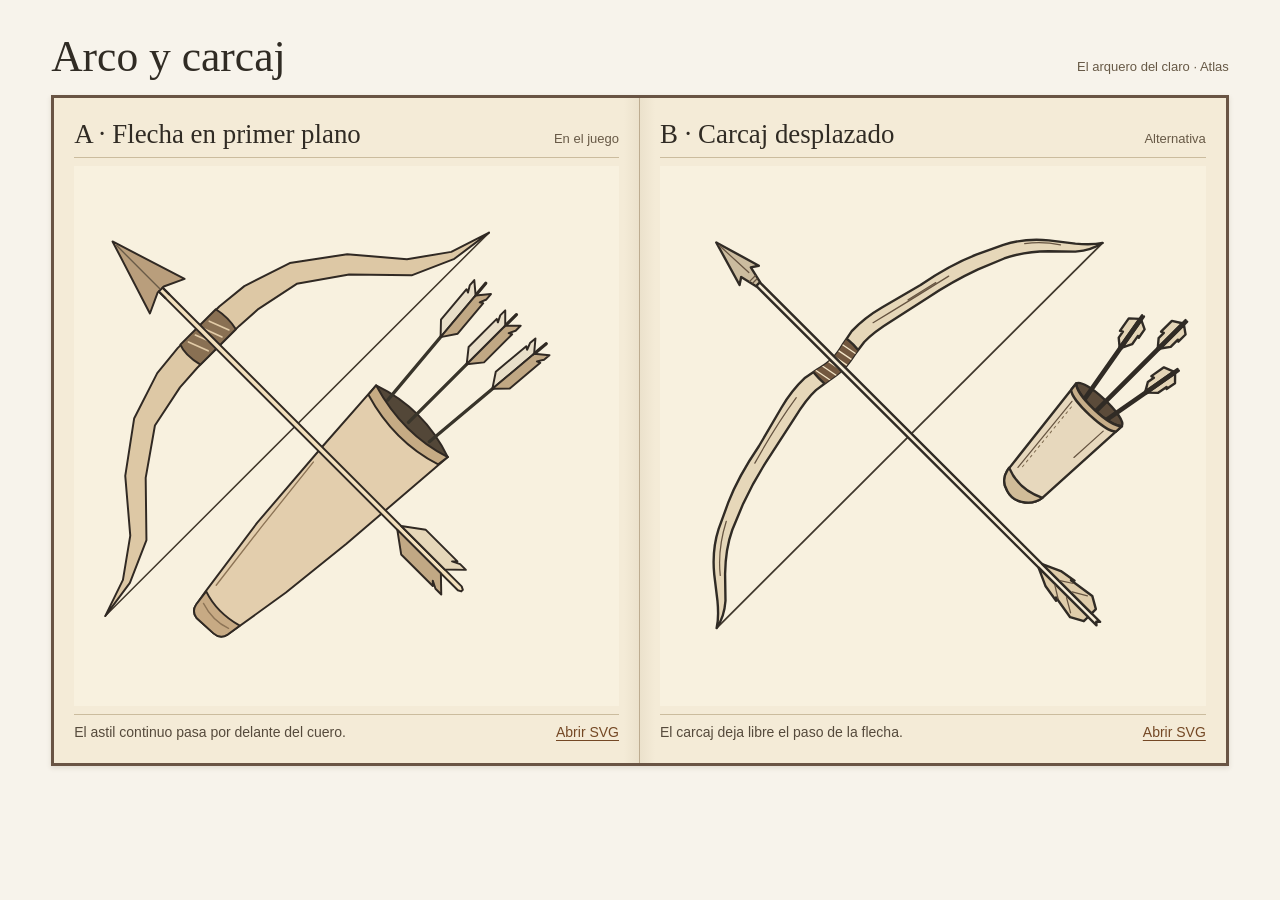
<file: docs/atlas-arte/index.html>
<!doctype html>
<html lang="es">
<head>
  <meta charset="utf-8"><meta name="viewport" content="width=device-width,initial-scale=1">
  <title>Arco y carcaj · Estudios del Atlas</title>
  <style>
    :root{color-scheme:light;color:#302b24;background:#f7f3eb;font:16px/1.4 "Segoe UI",sans-serif}
    *{box-sizing:border-box}body{margin:0}main{max-width:1370px;margin:auto;padding:clamp(14px,2.5vw,32px) clamp(16px,4vw,56px)}
    header{display:flex;align-items:baseline;justify-content:space-between;gap:12px;margin-bottom:14px}
    h1,h2{font-family:Constantia,Georgia,serif;font-weight:400;margin:0}h1{font-size:clamp(28px,3.4vw,45px);line-height:1.12}
    h2{font-size:clamp(20px,2.1vw,29px);line-height:1.2}header span,.state{font-size:13px;color:#675946}
    .spread{display:grid;grid-template-columns:repeat(2,minmax(0,1fr));border:3px solid #695444;background:#f4ebd7;box-shadow:0 2px 5px #44382021}
    article{min-width:0;padding:clamp(10px,1.6vw,20px);display:flex;flex-direction:column}
    article:first-child{border-right:1px solid #bdac90;background:linear-gradient(to left,#b9aa8b26,transparent 15px)}
    article:last-child{background:linear-gradient(to right,#b9aa8b26,transparent 15px)}
    .top,.bottom{display:flex;justify-content:space-between;align-items:baseline;gap:10px}
    .top{padding-bottom:7px;border-bottom:1px solid #cbbc9e}.state{white-space:nowrap}
    .art{background:#f8f1df;height:clamp(240px,calc(100vh - 268px),540px);display:block;margin:8px 0}
    img{width:100%;height:100%;object-fit:contain;display:block}
    .bottom{padding-top:8px;border-top:1px solid #cbbc9e}.bottom p{margin:0;font-size:14px;color:#554a3c}.bottom a{white-space:nowrap;font-size:14px}
    a{color:#744825;text-underline-offset:3px}a:focus-visible{outline:2px solid #a66429;outline-offset:2px}
    @media(max-width:730px){.spread{grid-template-columns:1fr}article:first-child{border:0;border-bottom:1px solid #bdac90}
      .art{height:auto;aspect-ratio:1.3}.top,.bottom{flex-wrap:wrap}header span{display:none}}
  </style>
</head>
<body><main>
  <header><h1>Arco y carcaj</h1><span>El arquero del claro · Atlas</span></header>
  <div class="spread">
    <article><div class="top"><h2>A · Flecha en primer plano</h2><span class="state">En el juego</span></div>
      <a class="art" href="estudio-a.svg" aria-label="Ampliar el estudio A"><img src="estudio-a.svg" alt="La flecha principal pasa por delante de un carcaj ancho y tres flechas emplumadas."></a>
      <div class="bottom"><p>El astil continuo pasa por delante del cuero.</p><a href="estudio-a.svg">Abrir SVG</a></div>
    </article>
    <article><div class="top"><h2>B · Carcaj desplazado</h2><span class="state">Alternativa</span></div>
      <a class="art" href="estudio-b.svg" aria-label="Ampliar el estudio B"><img src="estudio-b.svg" alt="El carcaj estrecho queda a la derecha, a un lado de la flecha principal."></a>
      <div class="bottom"><p>El carcaj deja libre el paso de la flecha.</p><a href="estudio-b.svg">Abrir SVG</a></div>
    </article>
  </div>
</main></body></html>
</file>
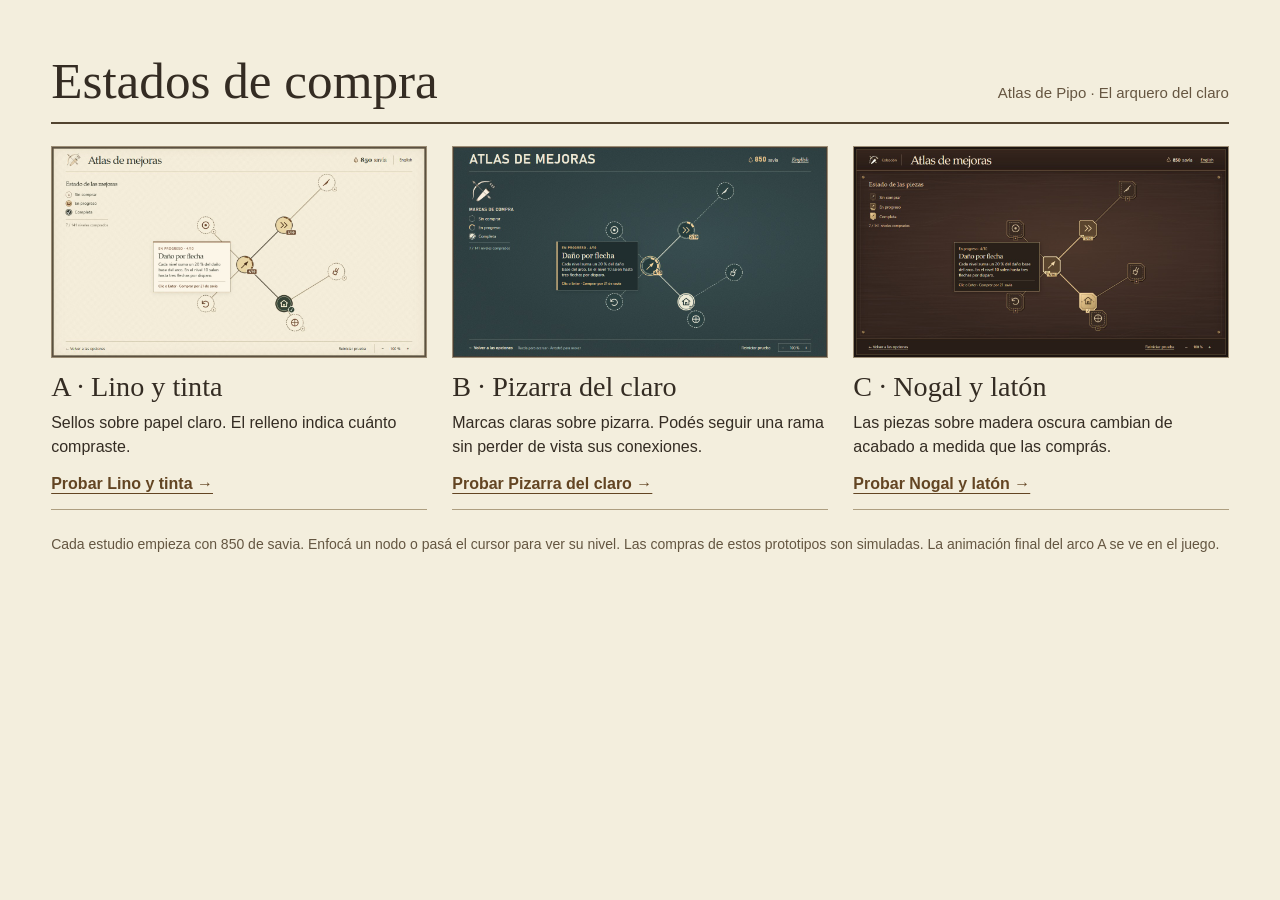
<file: docs/atlas-estados/index.html>
<!doctype html>
<html lang="es">
<head>
  <meta charset="utf-8">
  <meta name="viewport" content="width=device-width, initial-scale=1">
  <title>Estados de compra · Atlas de Pipo</title>
  <style>
    :root{color-scheme:light;background:#f3eedd;color:#342c23;font:16px/1.45 "Segoe UI",sans-serif}
    *{box-sizing:border-box}body{margin:0}main{max-width:1480px;margin:auto;padding:clamp(20px,4vw,64px)}
    header{display:flex;align-items:baseline;justify-content:space-between;border-bottom:2px solid #51432f;margin-bottom:22px;padding-bottom:10px;gap:16px}
    h1,h2{font-family:"Palatino Linotype",Georgia,serif;font-weight:500;margin:0}h1{font-size:clamp(30px,4vw,52px);line-height:1.18}
    header p{margin:0;font-size:15px;color:#665641}.studies{display:grid;grid-template-columns:repeat(3,minmax(0,1fr));gap:clamp(12px,2vw,30px)}
    article{min-width:0;display:flex;flex-direction:column;border-bottom:1px solid #ad9e80;padding-bottom:14px}
    .image{display:block;background:#dcd3bf;border:1px solid #9b8d75}.image img{width:100%;display:block;aspect-ratio:16/9;object-fit:cover}
    h2{font-size:clamp(21px,2.2vw,32px);margin:12px 0 4px;line-height:1.2}p{margin:4px 0 14px}a{color:#634523;text-underline-offset:4px}a:focus-visible{outline:3px solid #8a5226;outline-offset:3px}
    .open{font-weight:650;align-self:start;margin-top:auto}.note{margin-top:24px;font-size:14px;color:#645641}
    @media(max-width:780px){header{display:block}header p{margin-top:8px}.studies{grid-template-columns:1fr}article{display:grid;grid-template-columns:minmax(130px,40%) 1fr;column-gap:16px}.image{grid-row:span 3}h2{margin-top:0}}
    @media(max-width:460px){article{display:flex}}
  </style>
</head>
<body><main>
  <header><h1>Estados de compra</h1><p>Atlas de Pipo · El arquero del claro</p></header>
  <div class="studies">
    <article><a class="image" href="lino/index.html"><img src="lino/preview.jpg" alt="Vista del árbol sobre lino claro"></a>
      <h2>A · Lino y tinta</h2><p>Sellos sobre papel claro. El relleno indica cuánto compraste.</p>
      <a class="open" href="lino/index.html">Probar Lino y tinta →</a></article>
    <article><a class="image" href="pizarra/index.html"><img src="pizarra/preview.jpg" alt="Vista del árbol sobre pizarra oscura"></a>
      <h2>B · Pizarra del claro</h2><p>Marcas claras sobre pizarra. Podés seguir una rama sin perder de vista sus conexiones.</p>
      <a class="open" href="pizarra/index.html">Probar Pizarra del claro →</a></article>
    <article><a class="image" href="nogal/index.html"><img src="nogal/preview.jpg" alt="Vista del árbol sobre madera de nogal"></a>
      <h2>C · Nogal y latón</h2><p>Las piezas sobre madera oscura cambian de acabado a medida que las comprás.</p>
      <a class="open" href="nogal/index.html">Probar Nogal y latón →</a></article>
  </div>
  <p class="note">Cada estudio empieza con 850 de savia. Enfocá un nodo o pasá el cursor para ver su nivel. Las compras de estos prototipos son simuladas. La animación final del arco A se ve en el juego.</p>
</main></body></html>
</file>
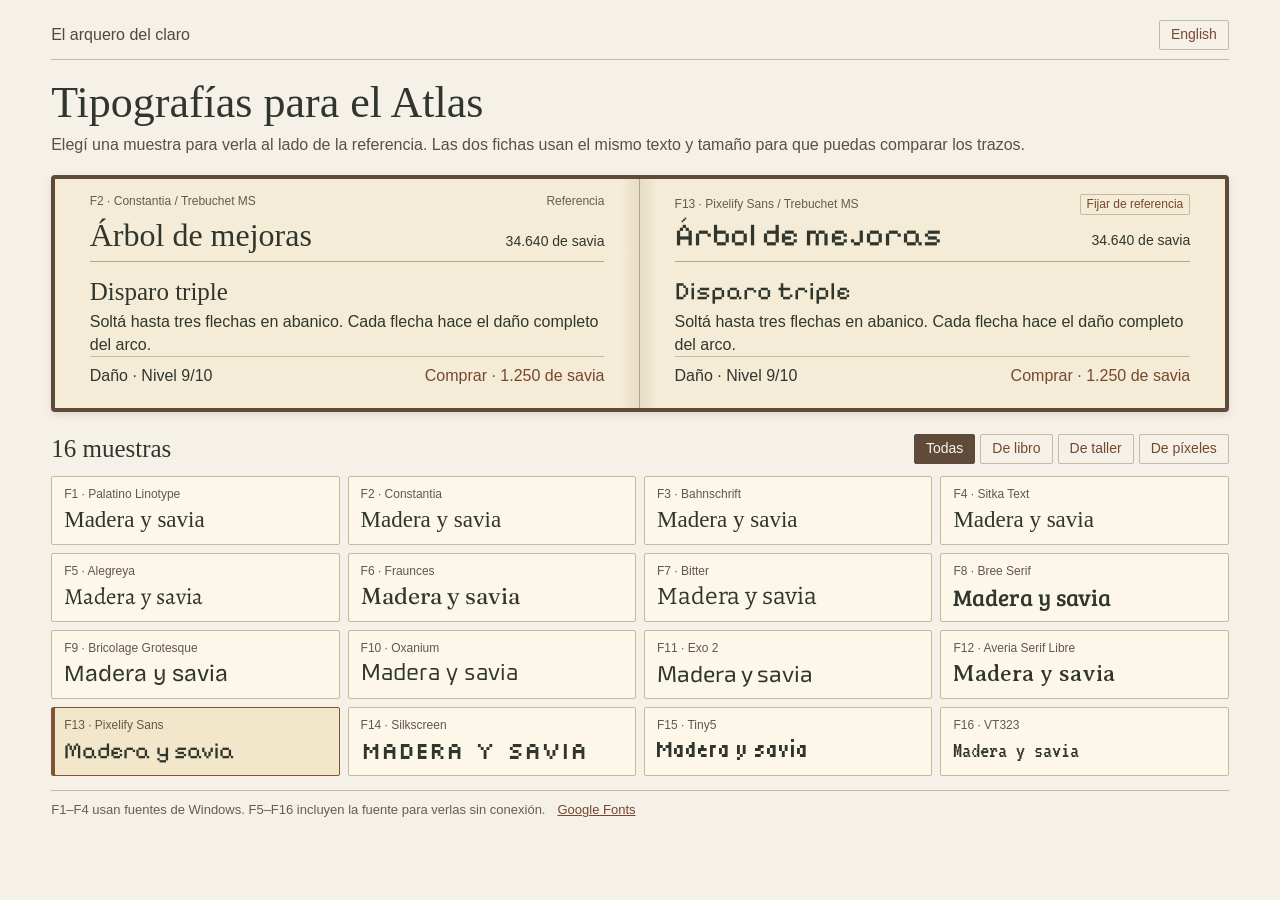
<file: docs/atlas-tipografias/index.html>
<!doctype html>
<html lang="es">
<head>
  <meta charset="utf-8"><meta name="viewport" content="width=device-width,initial-scale=1">
  <title>Tipografías para el Atlas · El arquero del claro</title>
  <link rel="stylesheet" href="fuentes.css"><link rel="stylesheet" href="estudio.css">
  <script defer src="estudio.js"></script>
</head>
<body><main>
  <header><span>El arquero del claro</span><button id="language" type="button" lang="en">English</button></header>
  <h1 id="title">Tipografías para el Atlas</h1>
  <p id="help">Elegí una muestra para verla junto a Constantia. Podés fijar otra referencia y comparar las dos a tamaño de juego.</p>
  <section class="spread" aria-label="Comparación"><article id="reference"></article><article id="chosen"></article></section>
  <div class="toolbar"><h2 id="catalog">16 muestras</h2><nav id="filters" aria-label="Filtrar muestras"></nav></div>
  <div id="samples"></div>
  <footer><span id="note"></span> <a id="source" href="https://github.com/google/fonts">Google Fonts</a></footer>
</main></body></html>
</file>
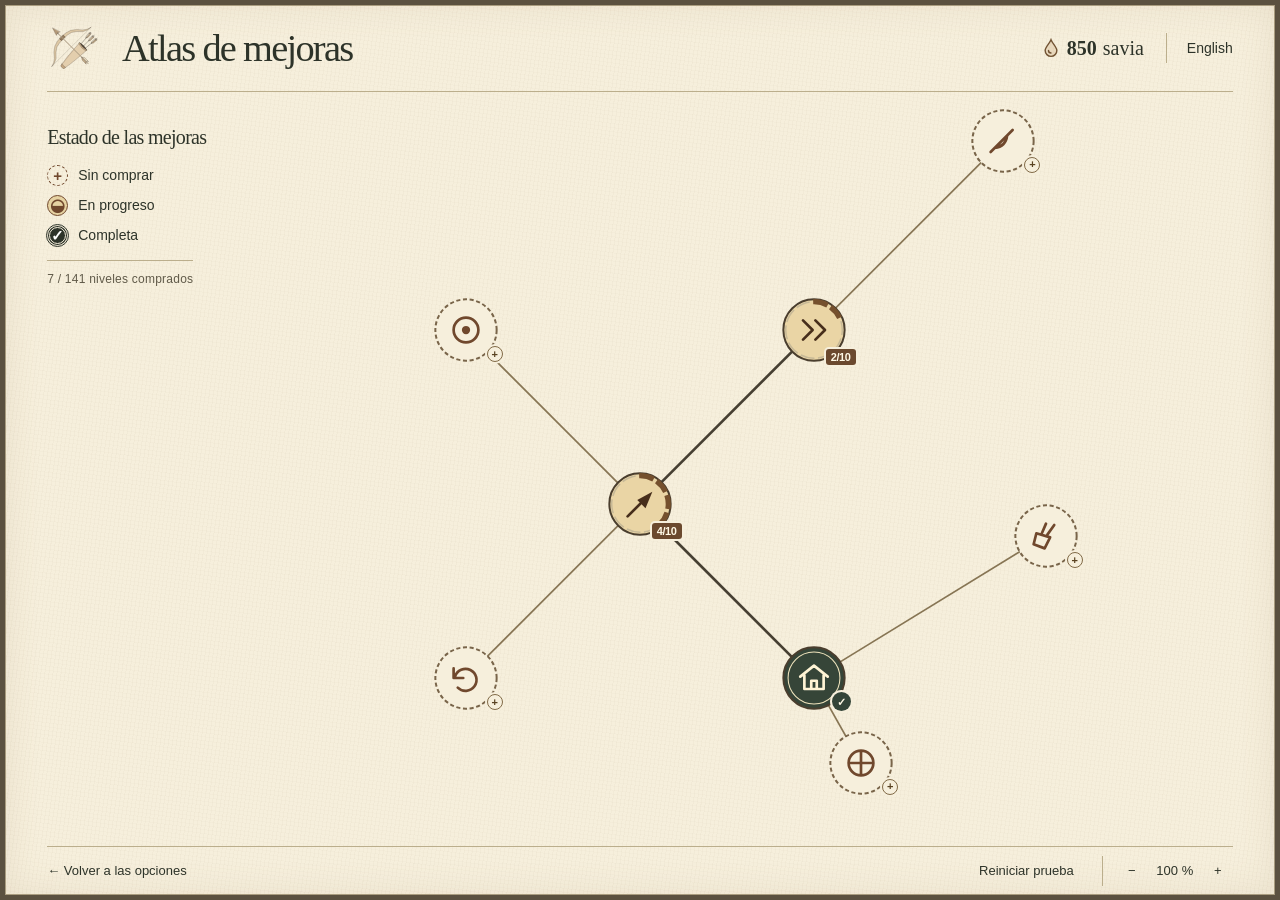
<file: docs/atlas-estados/lino/index.html>
<!doctype html>
<html lang="es">
<head>
  <meta charset="utf-8">
  <meta name="viewport" content="width=device-width,initial-scale=1">
  <title>Atlas de mejoras · Lino y tinta</title>
  <link rel="stylesheet" href="lino.css">
</head>
<body>
  <main>
    <header>
      <div class="identity">
        <img src="../../../assets/atlas_arco.svg" alt="">
        <h1 data-es="Atlas de mejoras" data-en="Upgrade atlas">Atlas de mejoras</h1>
      </div>
      <div class="balance"><svg viewBox="0 0 24 24" aria-hidden="true"><path d="M12 2C10 7 5 11 5 15a7 7 0 0 0 14 0c0-4-5-8-7-13Z"/><path d="M9 15q0 3 3 3"/></svg><span id="wallet" aria-live="polite">850</span> <span data-es="savia" data-en="sap">savia</span></div>
      <button id="lang" type="button">English</button>
    </header>
    <section class="paper" aria-label="Atlas">
      <div class="legend">
        <div class="legendTitle" data-es="Estado de las mejoras" data-en="Upgrade status">Estado de las mejoras</div>
        <ul>
          <li><i class="key virgin">+</i><span data-es="Sin comprar" data-en="Unpurchased">Sin comprar</span></li>
          <li><i class="key progress">◒</i><span data-es="En progreso" data-en="In progress">En progreso</span></li>
          <li><i class="key full">✓</i><span data-es="Completa" data-en="Complete">Completa</span></li>
        </ul>
        <p id="rankTotal"></p>
      </div>
      <div id="map" aria-label="Mapa de mejoras">
        <svg id="edges" aria-hidden="true"></svg>
        <div id="nodes"></div>
      </div>
      <div id="note" role="tooltip" hidden><div id="noteStatus"></div><h2 id="noteName"></h2><p id="noteBody"></p><div id="noteBuy"></div></div>
    </section>
    <footer>
      <a href="../index.html" data-es="← Volver a las opciones" data-en="← Back to studies">← Volver a las opciones</a>
      <div class="footRight"><button id="reset" data-es="Reiniciar prueba" data-en="Reset study">Reiniciar prueba</button>
      <div class="zoom"><button id="less" aria-label="Alejar">−</button><button id="homeZoom" aria-label="Centrar mapa">100 %</button><button id="more" aria-label="Acercar">+</button></div></div>
    </footer>
  </main>
  <script src="data.js"></script><script src="lino.js"></script>
</body>
</html>
</file>
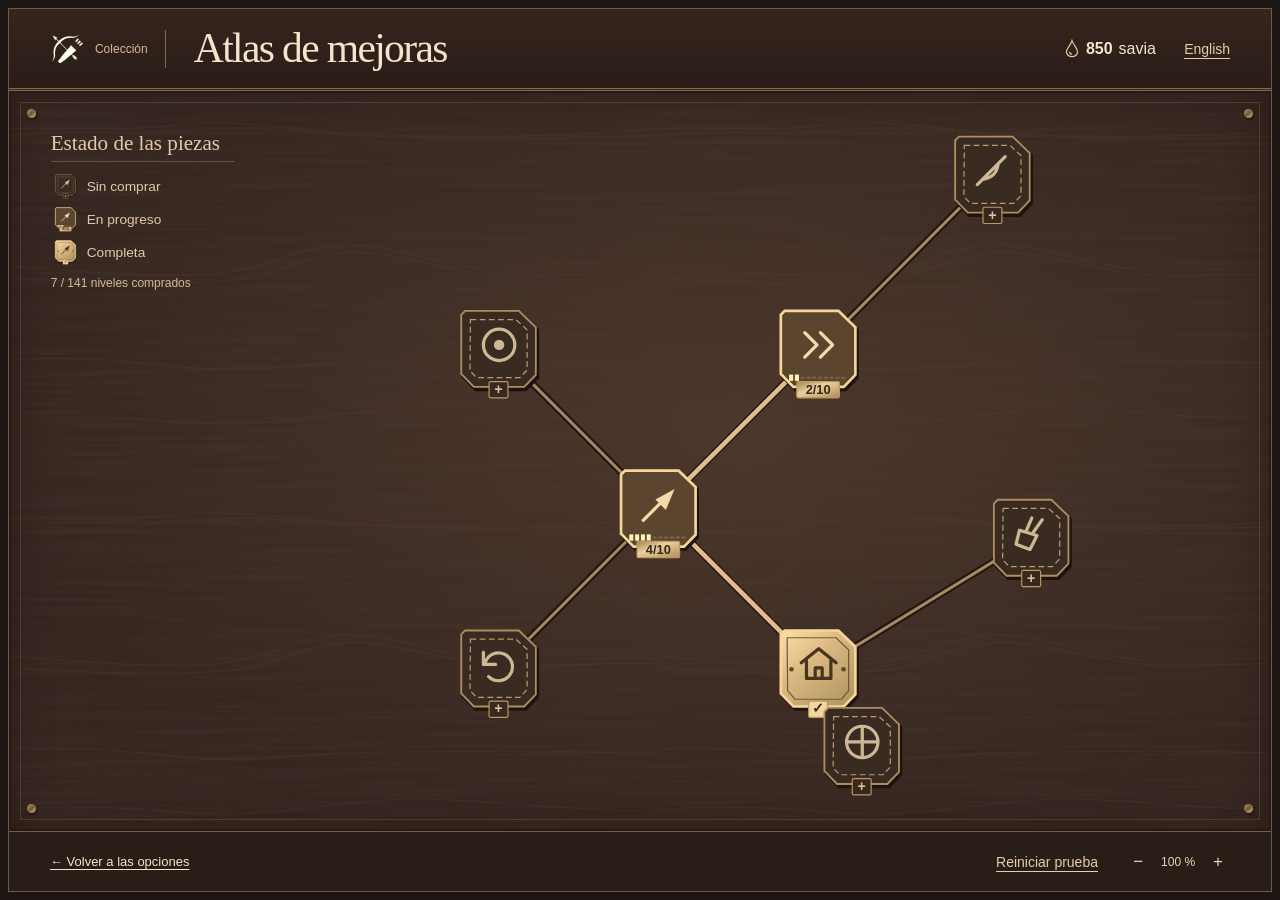
<file: docs/atlas-estados/nogal/index.html>
<!doctype html>
<html lang="es"><head><meta charset="utf-8"><meta name="viewport" content="width=device-width,initial-scale=1">
<title>Atlas de mejoras · Nogal y latón</title><link href="nogal.css" rel="stylesheet">
<script defer src="../lino/data.js"></script><script defer src="nogal.js"></script></head>
<body><main>
 <header><button id="collection" type="button"><img src="../../../assets/atlas_arco.svg" alt=""><span data-word="collection"></span></button><h1 data-word="title"></h1>
  <div class="wallet"><svg viewBox="0 0 20 24" aria-hidden="true"><path d="M10 2C8 9 3 12 3 16a7 6 0 1 0 14 0c0-4-5-8-7-14Z"/><path d="M7 16q0 3 3 3"/></svg><b id="sap"></b><span data-word="sap"></span></div><button id="lang" class="link"></button>
 </header>
 <section id="surface">
  <i class="pin tl"></i><i class="pin tr"></i><i class="pin bl"></i><i class="pin br"></i>
  <aside class="legend"><h2 data-word="states"></h2><ul id="legend"></ul><span id="levels"></span></aside>
  <svg id="map" role="group"><defs>
   <linearGradient id="metal" x1="0" x2=".85" y1="0" y2="1" gradientUnits="objectBoundingBox"><stop stop-color="#ffdfa9"/><stop offset=".45" stop-color="#d9b880"/><stop offset="1" stop-color="#b29662"/></linearGradient>
   <linearGradient id="brass" x1="0" x2="1" y1="0" y2="1" gradientUnits="objectBoundingBox"><stop stop-color="#a4824e"/><stop offset=".4" stop-color="#ead09d"/><stop offset="1" stop-color="#af8c55"/></linearGradient>
  </defs><g id="routes"></g><g id="pieces"></g></svg>
  <aside id="tip" role="tooltip" hidden><div id="status"></div><h3 id="name"></h3><p id="effect"></p><div id="price"></div></aside>
 </section>
 <footer><a href="../index.html" data-word="back"></a><button class="link reset" id="reset" data-word="reset"></button><div class="zoom"><button id="minus">−</button><button id="fit"></button><button id="plus">+</button></div></footer>
</main>
<dialog id="drawing"><button id="close" class="link"></button><img src="../../../assets/atlas_arco.svg" alt=""><h2 data-word="drawing"></h2></dialog>
</body></html>
</file>
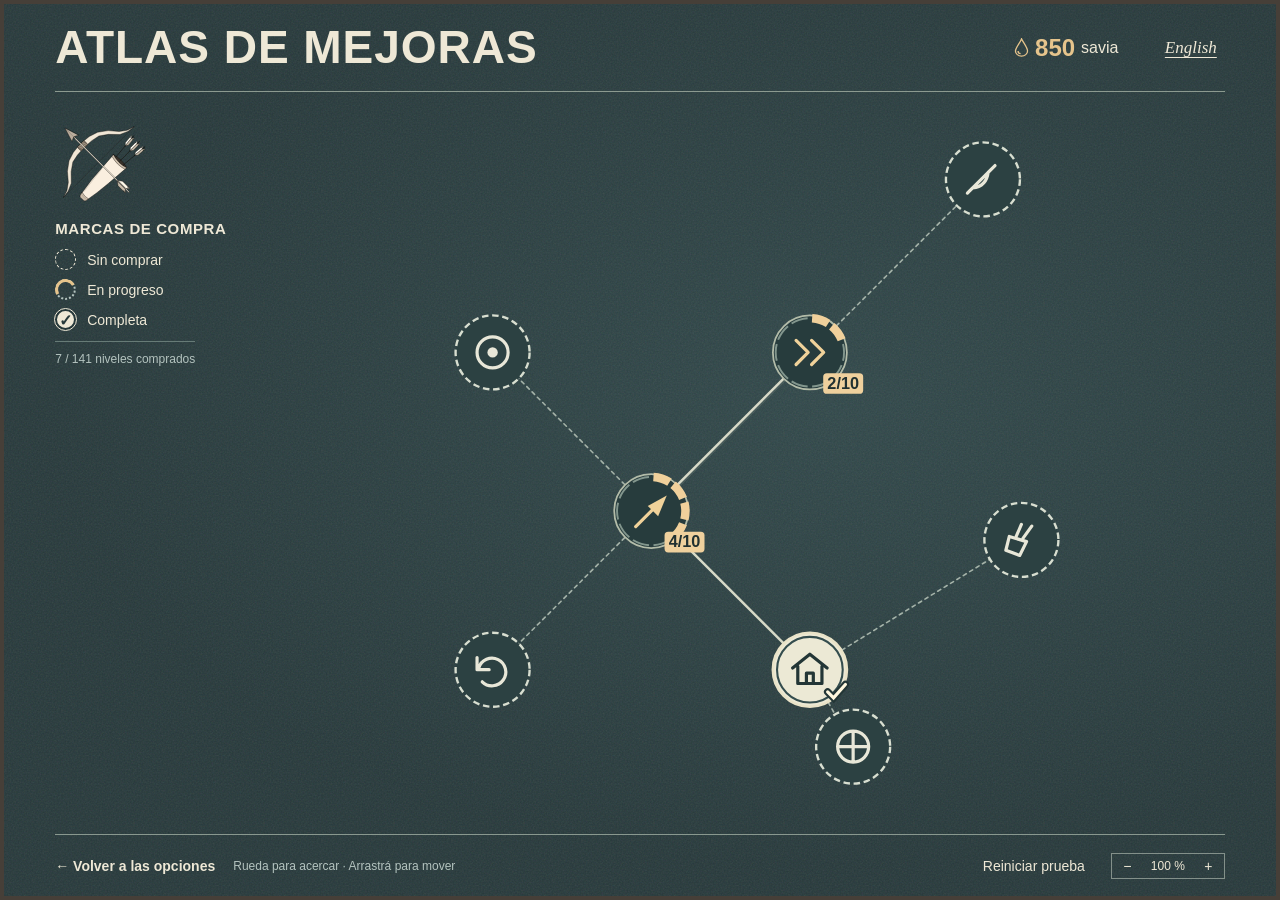
<file: docs/atlas-estados/pizarra/index.html>
<!doctype html><html lang="es"><head><meta charset="utf-8"><meta name="viewport" content="width=device-width,initial-scale=1">
<title>Atlas de mejoras · Pizarra del claro</title><link rel="stylesheet" href="pizarra.css">
<script defer src="../lino/data.js"></script><script defer src="pizarra.js"></script></head><body><main>
<header><h1 data-es="Atlas de mejoras" data-en="Upgrade atlas">Atlas de mejoras</h1>
<div class="wallet"><svg viewBox="0 0 16 22" aria-hidden="true"><path d="M8 1C7 5 1 11 1 15a7 6 0 0 0 14 0C15 11 10 5 8 1Z"/><path d="M4 15q0 3 3 3"/></svg><strong id="wallet">850</strong> <span data-es="savia" data-en="sap">savia</span></div><button id="lang">English</button></header>
<section class="slate">
<svg id="map" role="group"><g id="edges"></g><g id="nodes"></g></svg>
<aside class="key"><img src="../../../assets/atlas_arco.svg" alt=""><h2 data-es="Marcas de compra" data-en="Purchase marks">Marcas de compra</h2><ul>
<li><i class="open"></i><span data-es="Sin comprar" data-en="Unpurchased">Sin comprar</span></li>
<li><i class="part"></i><span data-es="En progreso" data-en="In progress">En progreso</span></li>
<li><i class="full">✓</i><span data-es="Completa" data-en="Complete">Completa</span></li></ul><p id="count"></p></aside>
<aside id="tip" role="tooltip" hidden><div id="status"></div><h2 id="name"></h2><p id="effect"></p><strong id="cost"></strong></aside>
</section>
<footer><a href="../index.html" data-es="← Volver a las opciones" data-en="← Back to studies">← Volver a las opciones</a><span class="hint" data-es="Rueda para acercar · Arrastrá para mover" data-en="Scroll to zoom · Drag to pan">Rueda para acercar · Arrastrá para mover</span><button id="reset" data-es="Reiniciar prueba" data-en="Reset study">Reiniciar prueba</button><div class="zoom"><button id="less">−</button><button id="fit">100 %</button><button id="more">+</button></div></footer>
</main></body></html>
</file>
<file: docs/atlas-tipografias/fuentes.css>
/* Alegreya | https://github.com/google/fonts/tree/main/ofl/alegreya */
@font-face{font-family:'Alegreya';font-style:normal;font-weight:400;font-display:block;src:url('fuentes/alegreya.woff2') format('woff2')}

/* Fraunces | https://github.com/google/fonts/tree/main/ofl/fraunces */
@font-face{font-family:'Fraunces';font-style:normal;font-weight:400;font-display:block;src:url('fuentes/fraunces.woff2') format('woff2')}

/* Bitter | https://github.com/google/fonts/tree/main/ofl/bitter */
@font-face{font-family:'Bitter';font-style:normal;font-weight:400;font-display:block;src:url('fuentes/bitter.woff2') format('woff2')}

/* Bree Serif | https://github.com/google/fonts/tree/main/ofl/breeserif */
@font-face{font-family:'Bree Serif';font-style:normal;font-weight:400;font-display:block;src:url('fuentes/bree-serif.woff2') format('woff2')}

/* Bricolage Grotesque | https://github.com/google/fonts/tree/main/ofl/bricolagegrotesque */
@font-face{font-family:'Bricolage Grotesque';font-style:normal;font-weight:400;font-display:block;src:url('fuentes/bricolage-grotesque.woff2') format('woff2')}

/* Oxanium | https://github.com/google/fonts/tree/main/ofl/oxanium */
@font-face{font-family:'Oxanium';font-style:normal;font-weight:400;font-display:block;src:url('fuentes/oxanium.woff2') format('woff2')}

/* Exo 2 | https://github.com/google/fonts/tree/main/ofl/exo2 */
@font-face{font-family:'Exo 2';font-style:normal;font-weight:400;font-display:block;src:url('fuentes/exo-2.woff2') format('woff2')}

/* Averia Serif Libre | https://github.com/google/fonts/tree/main/ofl/averiaseriflibre */
@font-face{font-family:'Averia Serif Libre';font-style:normal;font-weight:400;font-display:block;src:url('fuentes/averia-serif-libre.woff2') format('woff2')}

/* Pixelify Sans | https://github.com/google/fonts/tree/main/ofl/pixelifysans */
@font-face{font-family:'Pixelify Sans';font-style:normal;font-weight:400;font-display:block;src:url('fuentes/pixelify-sans.woff2') format('woff2')}

/* Silkscreen | https://github.com/google/fonts/tree/main/ofl/silkscreen */
@font-face{font-family:'Silkscreen';font-style:normal;font-weight:400;font-display:block;src:url('fuentes/silkscreen.woff2') format('woff2')}

/* Tiny5 | https://github.com/google/fonts/tree/main/ofl/tiny5 */
@font-face{font-family:'Tiny5';font-style:normal;font-weight:400;font-display:block;src:url('fuentes/tiny5.woff2') format('woff2')}

/* VT323 | https://github.com/google/fonts/tree/main/ofl/vt323 */
@font-face{font-family:'VT323';font-style:normal;font-weight:400;font-display:block;src:url('fuentes/vt323.woff2') format('woff2')}
</file>
<file: docs/atlas-tipografias/estudio.css>
:root{color-scheme:light;--paper:#f4ecd6;--ink:#30362d;--brown:#77472e;--rule:#c7b99f;font:16px/1.4 "Segoe UI",sans-serif;color:var(--ink);background:#f5f1e9}
*{box-sizing:border-box}body{margin:0}main{max-width:1320px;margin:0 auto;padding:20px clamp(16px,4vw,60px) 38px}header,footer,.toolbar{display:flex;align-items:center;justify-content:space-between;gap:12px}
header{border-bottom:1px solid var(--rule);padding-bottom:9px;color:#53483a}h1,h2{font:normal 44px/1.06 Constantia,Georgia,serif;margin:20px 0 8px}h2{font-size:25px;margin:0}
#help{margin:0 0 18px;color:#594f42}button,a{color:var(--brown)}button{font:inherit;cursor:pointer}
button:focus-visible,a:focus-visible{outline:3px solid #a65b28;outline-offset:2px}header button,nav button,.pin{font-size:14px;background:transparent;border:1px solid var(--rule);border-radius:2px;padding:4px 11px}
.spread{display:grid;grid-template-columns:repeat(2,minmax(0,1fr));border:4px solid #604b3b;border-radius:4px;background:var(--paper);box-shadow:0 3px 7px #54442b22}
.spread article{padding:15px clamp(18px,2.7vw,38px) 20px;min-width:0}#reference{border-right:1px solid #b7a584;background:linear-gradient(to left,#c6b49344,transparent 18px)}
#chosen{background:linear-gradient(to right,#c6b49344,transparent 18px)}.meta,.folio,.purchase{display:flex;align-items:baseline;justify-content:space-between;gap:8px}
.meta{font:12px/1.3 "Segoe UI",sans-serif;color:#695b48;min-height:22px}.folio{padding-bottom:6px;border-bottom:1px solid #b5a88d}.folio strong{font:400 32px/1.22 var(--headline);overflow-wrap:anywhere}
.folio span,.purchase,.bodycopy{font:400 16px/1.42 var(--body)}.folio span{font-size:14px;white-space:nowrap;font-variant-numeric:tabular-nums}
.upname{font:400 25px/1.25 var(--headline);margin:14px 0 4px}.bodycopy{margin:0;min-height:2.85em}.purchase{border-top:1px solid var(--rule);padding-top:8px;font-variant-numeric:tabular-nums}.price{color:var(--brown)}.pin{font-size:12px;padding:2px 6px}.pin:disabled{opacity:.55;cursor:default}
.toolbar{margin:22px 0 12px;flex-wrap:wrap}.toolbar nav{display:flex;gap:5px;flex-wrap:wrap}nav [aria-pressed=true]{color:#fcf5e5;background:#604b3b;border-color:#604b3b}
#samples{display:grid;grid-template-columns:repeat(4,minmax(0,1fr));gap:8px}.sample{position:relative;display:block;text-align:left;padding:8px 12px;border:1px solid var(--rule);border-radius:2px;background:#fcf7e9;min-width:0;color:var(--ink)}
.sample:hover{border-color:#94694a}.sample[aria-pressed=true]{border-color:#815533;box-shadow:inset 3px 0 #815533;background:#f3e7cb}.sample small{display:block;color:#655749;font:12px/1.5 "Segoe UI",sans-serif}.sample b{display:block;font:400 23px/1.44 var(--headline);white-space:nowrap}
footer{justify-content:flex-start;color:#695c4c;border-top:1px solid var(--rule);margin-top:14px;padding-top:10px;font-size:13px}
@media(max-width:900px){#samples{grid-template-columns:repeat(3,minmax(0,1fr))}.folio{flex-wrap:wrap}.folio strong{font-size:28px}}
@media(max-width:610px){main{padding-inline:12px}.spread{grid-template-columns:1fr}.spread article{padding:12px 14px}#reference{border:0;border-bottom:1px solid var(--rule)}#samples{grid-template-columns:repeat(2,minmax(0,1fr))}.sample b{font-size:19px}h1{font-size:34px}.toolbar{align-items:flex-start}}
</file>
<file: docs/atlas-estados/lino/lino.css>
:root{--ink:#2d3329;--umber:#70482d;--accent:#a95b25;--linen:#f6efdc;--paper:#eee4cb;--line:#bbae8c;
  color:var(--ink);font:15px/1.35 "Segoe UI",Arial,sans-serif;background:#5b5140}
*{box-sizing:border-box}[hidden]{display:none!important}
body{margin:0}main{height:100svh;min-height:420px;display:grid;grid-template-rows:auto 1fr auto;padding:0 clamp(22px,3.3vw,52px);
  border:5px solid #5b5140;box-shadow:inset 0 0 0 1px #a99c7f,inset 0 0 35px #9a835b24;
  background-color:var(--linen);background-image:repeating-linear-gradient(8deg,#6a533305 0px,#6a533305 1px,transparent 1px,transparent 4px),repeating-linear-gradient(98deg,#8e76520a 0px,#8e76520a 1px,transparent 1px,transparent 4px)}
header,footer,.identity,.balance,.footRight,.zoom{display:flex;align-items:center}header{padding:clamp(10px,2vh,20px) 0;gap:22px;border-bottom:1px solid var(--line)}
.identity{gap:16px;flex:1}.identity img{width:clamp(40px,4.6vw,60px);height:50px}.identity h1{margin:0;font:normal clamp(29px,3vw,43px)/1 "Palatino Linotype",Palatino,Georgia,serif;letter-spacing:-.045em}
.balance{gap:6px;font-family:Georgia,serif;font-size:20px;white-space:nowrap}.balance svg{width:20px;fill:#b7834533;stroke:#725333;stroke-width:1.7;stroke-linecap:round}.balance #wallet{font-weight:bold}
button,a{font:inherit;color:var(--ink)}button{background:none;border:0;cursor:pointer}button:focus-visible,a:focus-visible{outline:2px solid var(--accent);outline-offset:4px}
#lang{font-size:14px;padding:6px 0 6px 20px;border-left:1px solid var(--line)}
.paper{min-height:0;position:relative;isolation:isolate}.legend{position:absolute;left:0;top:clamp(18px,4vh,33px);width:213px;z-index:2;pointer-events:none}
.legendTitle{font:normal 20px/1.23 "Palatino Linotype",Georgia,serif;letter-spacing:-.035em}.legend ul{padding:0;margin:15px 0 14px;list-style:none;display:grid;gap:9px}.legend li{display:flex;align-items:center;gap:10px;font-size:14px}
.key{display:grid;place-items:center;width:21px;height:21px;border-radius:50%;font:bold 15px/1 "Segoe UI",sans-serif}.virgin{border:1.5px dashed var(--umber);color:var(--umber)}.progress{border:1.5px solid var(--umber);color:var(--umber);font-size:17px;background:#e6d2a2}.full{border:3px double var(--linen);color:white;background:var(--ink);outline:1px solid var(--ink)}
#rankTotal{display:inline-block;padding-top:10px;margin:0;border-top:1px solid var(--line);font-size:12px;letter-spacing:.02em;color:#605a49;font-variant-numeric:tabular-nums}
#map{position:absolute;inset:0;overflow:hidden;touch-action:none;cursor:grab}
#map.dragging{cursor:grabbing}#edges,#nodes{position:absolute;inset:0;width:100%;height:100%;pointer-events:none}
.node{pointer-events:auto;position:absolute;border:0;border-radius:50%;display:grid;place-items:center;padding:0;transform:translate(-50%,-50%);touch-action:none;font-weight:700;
  --stamp-ink:var(--umber);--stamp-fill:var(--linen);--stroke-width:1.8;isolation:isolate;transition:filter .1s}
.node svg{width:100%;height:100%;overflow:visible;color:var(--stamp-ink);pointer-events:none}.node.owned{--stamp-fill:#364538;--stamp-ink:#fff4d5}
.node.part{--stamp-ink:#472e1b}.node:hover,.node:focus-visible{filter:drop-shadow(0 0 3px #7a562c95)}.node:focus-visible{outline-offset:7px}.node .bubble{position:absolute;bottom:-2px;right:-9px;font:700 11px/1.15 "Segoe UI",sans-serif;padding:2px 5px;letter-spacing:-.035em;color:#fff9e6;background:#6b492e;box-shadow:0 0 0 2px var(--linen);border-radius:3px;pointer-events:none}
.node.owned .bubble{border-radius:50%;height:19px;width:19px;display:grid;place-items:center;padding:0;background:#334438;right:-4px;bottom:0}
.node.open .bubble{border:1px solid #816a47;background:var(--linen);box-shadow:0 0 0 2px var(--linen);color:#594221;border-radius:50%;width:16px;height:16px;display:grid;place-items:center;padding:0;right:-4px;bottom:1px}
#note{position:absolute;z-index:4;pointer-events:none;width:clamp(200px,21vw,265px);padding:14px 17px 13px;background:#fcf6e8;box-shadow:0 4px 14px #5141281c;border:1px solid #ad9b75;border-top:3px solid #7d5837}
#noteStatus{font-size:11px;font-weight:600;letter-spacing:.09em;text-transform:uppercase;color:var(--umber)}
#note h2{margin:5px 0 7px;font:normal 24px/1.05 "Palatino Linotype",Georgia,serif;letter-spacing:-.045em}
#note p{margin:0;font-size:14px}#noteBuy{margin-top:10px;padding-top:7px;border-top:1px solid #cfc1a1;font-size:12px;font-weight:600;color:#654025}
footer{border-top:1px solid var(--line);padding:9px 0;justify-content:space-between;gap:12px;font-size:13px}footer a{text-decoration:none}footer a:hover,#reset:hover,#lang:hover{text-decoration:underline;text-underline-offset:3px}
.footRight{gap:22px}.zoom{padding-left:14px;border-left:1px solid var(--line)}.zoom button{min-width:30px;height:30px}.zoom button:hover{background:#e4d6b7}#homeZoom{min-width:56px;font-variant-numeric:tabular-nums}
@media(max-width:990px){.legend{width:150px}.legendTitle{font-size:17px}.legend ul{gap:7px;margin:12px 0}.legend li{font-size:12px}.key{width:18px;height:18px}#note p{font-size:12px}.identity img{height:40px}#note{padding:11px 13px}.node .bubble{font-size:10px}}
@media(prefers-reduced-motion:reduce){.node{transition:none}}
</file>
<file: docs/atlas-estados/nogal/nogal.css>
:root{--ink:#f4e4cd;--muted:#d7bfa1;--metal:#dabc87;--dark:#2c1e19;--edge:#765b45;color-scheme:dark;font-family:"Segoe UI",sans-serif}
*{box-sizing:border-box}body{margin:0;height:100dvh;min-height:360px;background:#1c1511;color:var(--ink);padding:8px}
main{height:100%;display:grid;grid-template-rows:auto minmax(0,1fr) auto;border:1px solid #725a42;background:var(--dark);box-shadow:inset 0 0 0 2px #261913}
header,footer{display:flex;align-items:center;gap:clamp(15px,2.2vw,36px);padding:0 clamp(18px,3.2vw,50px)}
header{height:clamp(60px,10vh,82px);border-bottom:3px double #86694d;background:linear-gradient(180deg,#35251d,#291c17)}
h1,h2,h3{font-family:"Palatino Linotype",Georgia,serif;font-weight:400}h1{font-size:clamp(28px,3.25vw,48px);line-height:1.04;letter-spacing:-.04em;margin:0}
button,a{color:inherit;font:inherit;cursor:pointer}button{background:transparent}button:focus-visible,a:focus-visible{outline:2px solid #f5d39b;outline-offset:3px}.link{border:0;text-decoration:underline;text-underline-offset:4px;color:#e4cda9;font-size:14px;padding:5px 0}
#collection{display:flex;align-items:center;gap:7px;padding:0 17px 0 0;border:0;border-right:1px solid #806951;color:#d6bc98}
#collection img{width:38px;height:38px;filter:brightness(1.75) sepia(.4)}#collection span{font-size:12px}
.wallet{display:flex;align-items:center;gap:6px;margin-left:auto;font-size:16px;font-variant-numeric:tabular-nums}.wallet b{font-weight:600}.wallet svg{width:16px;fill:none;stroke:#e7c696;stroke-width:1.5}
#surface{position:relative;isolation:isolate;overflow:hidden;border:2px solid #251914;background:#34241e;
 background-image:radial-gradient(ellipse at 58% 45%,#543c2fc4,transparent 72%),url("grain.svg");box-shadow:inset 0 0 36px #1f130f99}
#surface:before{content:"";position:absolute;inset:9px;pointer-events:none;border:1px solid #ad886d40;z-index:-1}
.pin{position:absolute;width:9px;height:9px;display:block;background:linear-gradient(135deg,#b69661,#7d623e 45%,#cfab72);border-radius:50%;box-shadow:1px 2px 2px #241711;z-index:2;pointer-events:none}
.pin:after{content:"";width:5px;height:1px;background:#634d34;position:absolute;left:2px;top:4px;transform:rotate(-36deg)}
.tl{top:16px;left:16px}.tr{top:16px;right:16px}.bl{bottom:16px;left:16px}.br{bottom:16px;right:16px}
.legend{position:absolute;z-index:2;left:clamp(24px,3.1vw,45px);top:clamp(27px,4.2vh,40px);padding:0 0 12px;color:#e2c9a9;pointer-events:none}
.legend h2{font-size:clamp(18px,1.65vw,25px);margin:0 0 10px;border-bottom:1px solid #94724f8c;padding:0 15px 5px 0}
.legend ul{list-style:none;margin:0;padding:0}.legend li{display:flex;align-items:center;gap:7px;font-size:clamp(11px,1.07vw,15px);margin-bottom:4px}
.legend svg{width:29px;height:29px;overflow:visible}.legend #levels{display:block;margin-top:9px;color:#d4b997;font-size:12px}
#map{position:absolute;inset:0;width:100%;height:100%;touch-action:none}
.tier{cursor:pointer;outline:0}.tier .outline{transition:stroke .1s}.tier:focus-visible .outline,.tier:hover .outline{stroke:#fff7d5;stroke-width:.8}
.route{stroke:#a78966;stroke-width:.6;pointer-events:none}.established{stroke:#e0bd89;stroke-width:.95}
.route-shadow{stroke:#241711;stroke-width:1.5;pointer-events:none}
#tip{position:absolute;max-width:clamp(215px,23vw,310px);border:1px solid #b99b76;border-radius:2px;background:#292019;color:var(--ink);padding:13px 16px;pointer-events:none;box-shadow:0 3px 15px #120b0877}
#status,#price{color:#e6c99b;font:12px/1.35 "Segoe UI",sans-serif}h3{font-size:clamp(20px,1.8vw,27px);letter-spacing:-.035em;line-height:1.12;margin:5px 0}#tip p{font-size:14px;line-height:1.35;margin:5px 0 8px}#price{padding-top:7px;border-top:1px solid #675340}
footer{height:clamp(44px,7.5vh,60px);border-top:1px solid #785c42;background:#291d17;font-size:13px}footer a{text-underline-offset:3px}.reset{margin-left:auto}.zoom{display:flex;align-items:center;gap:4px}.zoom button{border:0;padding:4px 7px;font-size:17px;color:#e8d4b4}.zoom #fit{font-size:12px;min-width:43px}
dialog{background:#ede0bd;color:#35291b;border:4px double #91724a;max-width:80vw;padding:12px 24px;text-align:center}dialog::backdrop{background:#17110ee0}dialog .link{display:block;color:#513c28;margin-left:auto}dialog img{display:block;width:42vh;height:42vh;object-fit:contain}dialog h2{margin:.3em 0}
@media(max-height:570px){.legend svg{width:23px;height:23px}.legend li{margin-bottom:1px}.legend #levels{margin-top:5px}}
@media(max-width:750px){#collection span{display:none}.legend{left:15px;top:15px}.legend h2{font-size:16px}.legend svg{height:21px;width:21px}header{gap:9px}}
</file>
<file: docs/atlas-estados/pizarra/pizarra.css>
:root{color-scheme:dark;--ground:#26383a;--bone:#eee8d6;--chalk:#e6c48c;--muted:#b4c3bf;--line:#657775;font-family:"Segoe UI",sans-serif;color:var(--bone)}
*{box-sizing:border-box}body{background:#172324;margin:0}main{height:100dvh;min-height:380px;padding:0 clamp(20px,4vw,60px);display:grid;grid-template-rows:clamp(68px,11vh,88px) minmax(0,1fr) clamp(45px,8vh,62px);border:4px solid #463f38;background:radial-gradient(ellipse at 65% 45%,#304749 0%,transparent 66%),var(--ground);position:relative;isolation:isolate}
main:before{content:"";position:absolute;inset:0;opacity:.15;pointer-events:none;z-index:-1;background-image:url("data:image/svg+xml,%3Csvg xmlns='http://www.w3.org/2000/svg' width='130' height='130'%3E%3Cfilter id='n'%3E%3CfeTurbulence type='fractalNoise' baseFrequency='.64' numOctaves='3' stitchTiles='stitch'/%3E%3C/filter%3E%3Cpath filter='url(%23n)' opacity='.78' d='M0 0h130v130H0z'/%3E%3C/svg%3E")}
header,footer,.wallet,.zoom{display:flex;align-items:center}header{gap:clamp(18px,3vw,45px);border-bottom:1px solid #8c9a90}h1{margin:0 auto 0 0;font:600 clamp(31px,3.6vw,54px)/1 Bahnschrift,"Segoe UI",sans-serif;text-transform:uppercase;letter-spacing:.02em}
.wallet{gap:6px;font-size:16px}.wallet strong{font-family:Bahnschrift,"Segoe UI",sans-serif;font-size:24px;color:var(--chalk)}.wallet svg{width:15px;height:19px;fill:none;stroke:var(--chalk);stroke-width:1.5}
button,a{color:var(--bone);background:none;border:0;font:inherit;cursor:pointer;text-underline-offset:4px}button:hover,a:hover{color:var(--chalk)}button:focus-visible,a:focus-visible{outline:2px dashed var(--chalk);outline-offset:4px}button{padding:4px 8px}#lang{font:italic 17px Georgia,serif;text-decoration:underline}
.slate{position:relative;min-height:0}#map{position:absolute;inset:0;width:100%;height:100%;touch-action:none;cursor:grab}#map.drag{cursor:grabbing}
.key{position:absolute;pointer-events:none;left:0;top:clamp(14px,3vh,28px);width:190px}.key img{width:105px;height:90px;object-fit:contain;filter:grayscale(.65) contrast(1.4);display:block;margin:0 0 11px}.key h2{font:600 15px/1.2 Bahnschrift,"Segoe UI",sans-serif;letter-spacing:.04em;text-transform:uppercase;margin:0 0 11px}.key ul{list-style:none;margin:0;padding:0;display:grid;gap:9px}.key li{display:flex;gap:11px;align-items:center;color:var(--bone);font-size:14px}.key i{display:inline-grid;place-items:center;width:21px;height:21px;border-radius:50%;flex:none}.key i.open{border:1.5px dashed var(--bone)}.key i.part{position:relative;border:2px dotted var(--muted)}.key i.part:after{content:"";position:absolute;inset:-2px;border:3px solid transparent;border-left-color:var(--chalk);border-top-color:var(--chalk);border-radius:50%;transform:rotate(15deg)}.key i.full{font:700 16px "Segoe UI";color:#26383a;background:var(--bone);border:2px double var(--ground);outline:1px solid var(--bone)}#count{font-size:12px;color:var(--muted);padding-top:10px;margin:11px 0 0;border-top:1px solid #677b77;width:max-content}
#tip{z-index:2;position:absolute;pointer-events:none;max-width:280px;width:clamp(200px,24vw,280px);background:#202e2f;border:1px solid #83908a;border-left:4px solid var(--chalk);padding:14px 15px;box-shadow:0 5px 15px #101a1940}#tip[hidden]{display:none}#status{font:600 11px Bahnschrift,"Segoe UI",sans-serif;text-transform:uppercase;letter-spacing:.09em;color:var(--chalk)}#tip h2{margin:7px 0 4px;font:normal clamp(19px,2vw,26px)/1.1 Georgia,serif}#tip p{margin:4px 0 8px;font-size:14px;line-height:1.32;color:#e2e3d7}#cost{font-size:12px;font-weight:600;color:var(--chalk)}
.node{outline:none;cursor:pointer}.node .focus{opacity:0}.node:hover .focus,.node:focus-visible .focus{opacity:1}.edge{stroke:#d7d9c7;pointer-events:none;stroke-linecap:round}.edge.empty{stroke:#a4b2a8;stroke-dasharray:3.5 4}.shadowline{stroke:#d4dbc4;opacity:.25;pointer-events:none}.digit{font:bold 11px "Segoe UI",sans-serif;fill:#203031}.node[aria-disabled=true]{cursor:default}
footer{border-top:1px solid #89988f;gap:18px;font-size:14px}footer a{font-weight:600;text-decoration:none}footer .hint{margin-right:auto;font-size:12px;color:var(--muted)}.zoom{border:1px solid #83908a}.zoom button{min-width:31px}#fit{font-variant-numeric:tabular-nums;font-size:12px}.zoom button:hover{background:#3e5251}
@media(max-height:590px){.key img{width:73px;height:64px;margin-bottom:8px}.key{top:12px}.key h2{margin-bottom:8px}.key ul{gap:6px}#tip{padding:10px 13px}.key li{font-size:12px}.key i{width:17px;height:17px}footer{gap:13px}}
@media(max-width:760px){footer .hint{display:none}footer a{margin-right:auto}.key{width:125px}.key h2{font-size:12px}.key img{width:56px;height:50px}header{gap:10px}}
.node{pointer-events:bounding-box}.node *{pointer-events:none}
</file>
